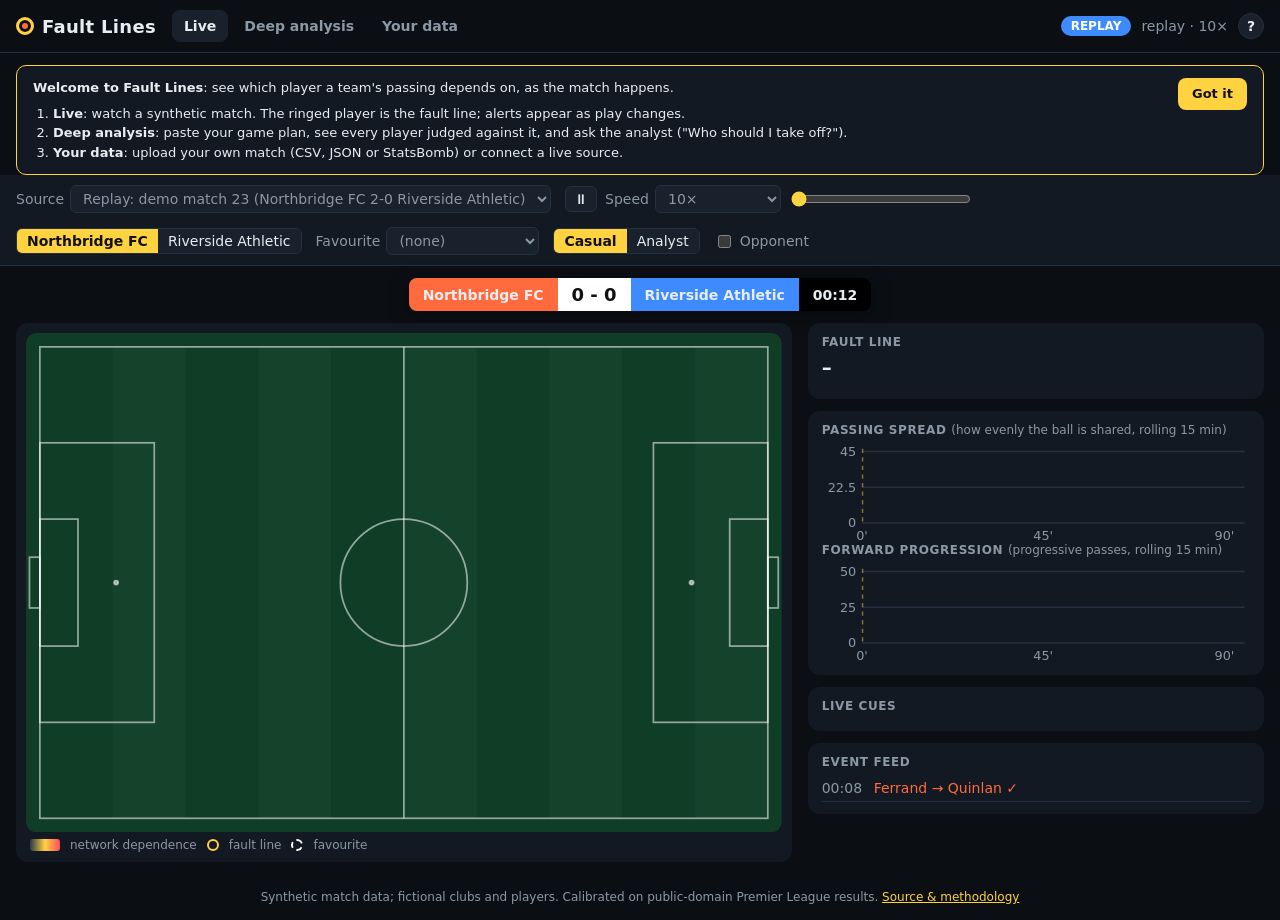
<file: web/index.html>
<!doctype html>
<html lang="en">
<head>
  <meta charset="utf-8">
  <meta name="viewport" content="width=device-width, initial-scale=1">
  <title>Fault Lines</title>
  <meta name="description" content="Live pass-network intelligence: who holds the team together, and what breaks without them.">
  <link rel="stylesheet" href="style.css">
  <script src="config.js"></script>
  <script type="module" src="app.js"></script>
</head>
<body>
  <header class="top">
    <div class="brand"><span class="logo" aria-hidden="true"></span>Fault Lines</div>
    <nav class="tabs" role="tablist">
      <button role="tab" id="tab-live" aria-selected="true" aria-controls="panel-live">Live</button>
      <button role="tab" id="tab-analysis" aria-selected="false" aria-controls="panel-analysis">Deep analysis</button>
      <button role="tab" id="tab-data" aria-selected="false" aria-controls="panel-data">Your data</button>
    </nav>
    <div class="status"><span id="badge" class="badge">Connecting…</span><span id="latency" class="muted"></span>
      <button id="help" class="help" type="button" aria-label="What the terms mean">?</button></div>
  </header>

  <section id="welcome" class="welcome" hidden aria-label="Getting started">
    <div><b>Welcome to Fault Lines</b>: see which player a team's passing depends on, as the match happens.
      <ol>
        <li><b>Live</b>: watch a synthetic match. The ringed player is the fault line; alerts appear as play changes.</li>
        <li><b>Deep analysis</b>: paste your game plan, see every player judged against it, and ask the analyst ("Who should I take off?").</li>
        <li><b>Your data</b>: upload your own match (CSV, JSON or StatsBomb) or connect a live source.</li>
      </ol></div>
    <button id="welcome-close" type="button">Got it</button>
  </section>

  <section class="controls" aria-label="View settings">
    <label>Source <select id="source"></select></label>
    <span id="replay-controls" class="replay">
      <button id="play" aria-label="Play or pause">⏸</button>
      <label>Speed <select id="speed">
        <option value="1">1× real time</option><option value="10" selected>10×</option>
        <option value="30">30×</option><option value="60">60×</option></select></label>
      <input id="seek" type="range" min="0" max="5700" value="0" aria-label="Match clock">
    </span>
    <span class="seg" role="radiogroup" aria-label="Follow team">
      <button id="follow-home" role="radio" aria-checked="true"></button>
      <button id="follow-away" role="radio" aria-checked="false"></button>
    </span>
    <label>Favourite <select id="favourite"><option value="">(none)</option></select></label>
    <span class="seg" role="radiogroup" aria-label="Audience">
      <button id="mode-casual" role="radio" aria-checked="true">Casual</button>
      <button id="mode-analyst" role="radio" aria-checked="false">Analyst</button>
    </span>
    <label id="lang-wrap" hidden>Language <select id="lang">
      <option>English</option><option>Spanish</option><option>French</option><option>Portuguese</option>
      <option>Hindi</option><option>Arabic</option><option>Japanese</option></select></label>
    <label class="check"><input id="show-opp" type="checkbox"> Opponent</label>
  </section>

  <div class="scorebug" aria-live="polite">
    <span class="team home" id="sb-home"></span>
    <span class="score" id="sb-score">0 - 0</span>
    <span class="team away" id="sb-away"></span>
    <span class="clock" id="sb-clock">00:00</span>
  </div>

  <main>
    <section id="panel-live" role="tabpanel" aria-labelledby="tab-live" class="live-panel">
      <div class="pitch-wrap">
        <svg id="pitch" viewBox="-2 -2 109 72" role="img" aria-label="Passing network on the pitch"></svg>
        <div id="lower-third" class="lower-third" hidden><b id="lt-kind"></b><span id="lt-text"></span></div>
        <div class="legend"><span class="sw frag"></span>network dependence <span class="sw ring"></span>fault line <span class="sw fav"></span>favourite</div>
      </div>
      <aside class="side">
        <div class="card fault">
          <div class="label">Fault line</div>
          <div class="big"><span id="fl-name">–</span><span id="fl-value" class="value"></span></div>
          <p id="fl-text" class="explain" dir="auto"></p>
          <div id="fl-source" class="muted small"></div>
          <p id="fav-text" class="explain fav-line"></p>
        </div>
        <div class="card">
          <div class="label">Passing spread <span class="muted">(how evenly the ball is shared, rolling 15 min)</span></div>
          <svg id="spark-conn" class="spark" viewBox="0 0 300 70" aria-label="Passing spread over time"></svg>
          <div class="label">Forward progression <span class="muted">(progressive passes, rolling 15 min)</span></div>
          <svg id="spark-prog" class="spark" viewBox="0 0 300 70" aria-label="Progression over time"></svg>
        </div>
        <div class="card">
          <div class="label">Live cues</div>
          <ol id="cues" class="feed"></ol>
        </div>
        <div class="card">
          <div class="label">Event feed</div>
          <ol id="ticker" class="feed ticker"></ol>
        </div>
      </aside>
    </section>

    <section id="panel-analysis" role="tabpanel" aria-labelledby="tab-analysis" class="analysis" hidden>
      <div class="card wide ask">
        <div class="label">Ask the analyst <span class="muted">(AI agents on Microsoft Foundry · every number checked against the match data)</span></div>
        <form id="ask-form" class="ask-form">
          <input id="ask-q" maxlength="300" autocomplete="off" placeholder="e.g. What happens if Ferrand is marked out of the game?" aria-label="Your question">
          <button type="submit" id="ask-go">Ask</button>
        </form>
        <div id="ask-chips" class="chips"></div>
        <p id="ask-off" class="muted small" hidden>Questions need the live server (AI runs server-side, so no keys ever reach the browser). Replays and charts work without it.</p>
        <div id="ask-log" class="ask-log" aria-live="polite"></div>
      </div>
      <div class="card wide">
        <div class="label">Game plan <span class="muted">(your tactics as paragraphs, bullet points or a sheet: player, position, instruction, priority; applies to the team you follow)</span></div>
        <textarea id="plan-text" rows="5" maxlength="6000" aria-label="Game plan" placeholder="e.g. Everything goes through Ferrand. Full-backs overlap and deliver into the box. Wingers counter-press high."></textarea>
        <div class="plan-bar">
          <button id="plan-apply" type="button" class="primary">Apply plan</button>
          <label class="filebtn">Load file<input id="plan-file" type="file" accept=".txt,.csv,.tsv,.md"></label>
          <button id="plan-reset" type="button">Demo plan</button>
          <span id="plan-src" class="muted small"></span>
        </div>
        <div id="plan-read" class="plan-read"></div>
      </div>
      <div class="card wide">
        <div class="label">Squad vs game plan <span class="muted">(plan fit 0-100: 50 = league norm for the role on the metrics your plan weights · load = share of team actions vs what the plan intends · click a player)</span></div>
        <p id="squad-off" class="muted small" hidden>Player assessment runs on the live server.</p>
        <div id="exec" class="exec"></div>
        <div class="table-wrap"><table id="squad" class="squad"></table></div>
        <div id="squad-detail" class="squad-detail"></div>
      </div>
      <div class="card wide">
        <div class="label">Network dependence over time <span class="muted">(share of teammates' passing connectivity lost without each player; faded = first 15 min, low confidence; click a row)</span></div>
        <div id="heat" class="heat"></div>
      </div>
      <div class="grid2">
        <div class="card">
          <div class="label">Player profile</div>
          <h3 id="pp-name">Choose a player</h3>
          <div id="pp-tiles" class="tiles"></div>
          <svg id="pp-line" class="chart" viewBox="0 0 400 150" aria-label="Player dependence over time"></svg>
          <div class="muted small">Player (gold) vs team average (grey)</div>
        </div>
        <div class="card">
          <div class="label">Pass map <span class="muted">(green completed, red lost)</span></div>
          <svg id="pp-passes" viewBox="-2 -2 109 72" class="mini-pitch" aria-label="Player pass map"></svg>
          <div class="label">Top passing partners <span class="muted">(rolling window)</span></div>
          <div id="pp-partners" class="bars"></div>
        </div>
      </div>
      <div class="grid2">
        <div class="card">
          <div class="label">Passing spread <span class="muted">(higher = shared more evenly; lower = play runs through fewer links)</span></div>
          <svg id="tc-conn" class="chart" viewBox="0 0 400 150"></svg>
        </div>
        <div class="card">
          <div class="label">Team progression and ball security</div>
          <svg id="tc-prog" class="chart" viewBox="0 0 400 150"></svg>
          <div class="muted small">Solid: progressive passes per 15 min. Dotted: pass completion %.</div>
        </div>
      </div>
      <div class="grid2">
        <div class="card">
          <div class="label">Analyst read</div>
          <p id="an-text" class="explain"></p>
        </div>
        <div class="card">
          <div class="label">Key moments</div>
          <ol id="moments" class="feed"></ol>
        </div>
      </div>
    </section>
    <section id="panel-data" role="tabpanel" aria-labelledby="tab-data" class="analysis" hidden>
      <div class="card wide">
        <div class="label">Your data <span class="muted">(the demo runs on synthetic matches; what you upload stays in the server's memory only, newest 20, and is never written to disk)</span></div>
        <div class="grid2">
          <div>
            <h3>Upload a match</h3>
            <p class="muted small">Any CSV (comma, semicolon or tab; column names and spellings vary), Fault Lines JSON, or a StatsBomb
              events file. Messy is fine: it is cleaned, and you get a quality report and the clean data back. Start from a sample:
              <a href="data/sample-match.csv" download>sample CSV</a> · <a href="data/sample-match.json" download>sample JSON</a> · <a href="data/sample-messy.csv" download>messy sample (to see the cleaning)</a></p>
            <div class="form">
              <label>File <input id="up-file" type="file" accept=".json,.csv,text/csv,application/json"></label>
              <label>Format <select id="up-format"><option value="auto">Detect automatically</option><option value="csv">Fault Lines CSV</option>
                <option value="native">Fault Lines JSON</option><option value="statsbomb">StatsBomb events JSON</option></select></label>
              <label>Home team <input id="up-home" maxlength="60" placeholder="CSV files only"></label>
              <label>Away team <input id="up-away" maxlength="60" placeholder="CSV files only"></label>
              <label>Coordinates <select id="up-scale"><option value="auto">Detect automatically</option><option value="percent">0-100</option>
                <option value="unit">0-1</option><option value="metres">metres (105 x 68)</option><option value="statsbomb">120 x 80</option></select></label>
              <label>Attack direction <select id="up-direction"><option value="auto">Detect automatically</option>
                <option value="attacking">Each team attacks left to right</option><option value="fixed_home_right">Fixed pitch: home attacks right first</option>
                <option value="fixed_home_left">Fixed pitch: home attacks left first</option></select></label>
            </div>
            <div class="plan-bar"><button id="up-go" class="primary" type="button">Analyse my match</button></div>
            <p id="up-status" class="small" aria-live="polite"></p>
            <div id="up-report" class="quality" hidden></div>
          </div>
          <div>
            <h3>Connect a live source</h3>
            <p class="muted small">Open a feed, then push events from your own system as they happen (HTTP POST with a secret token). Everyone watching the feed sees the same live analysis.</p>
            <textarea id="feed-teams" rows="4" aria-label="Line-ups as JSON" placeholder='{"home": {"name": "Your club", "players": [{"name": "A Player", "role": "CDM"}, ...]}, "away": {...}}'></textarea>
            <div class="plan-bar"><button id="feed-sample" type="button">Use sample line-ups</button>
              <button id="feed-open" class="primary" type="button">Open feed</button><span id="feed-status" class="muted small" aria-live="polite"></span></div>
            <div id="feed-info" hidden>
              <p class="small">Feed <code id="feed-id"></code> is open. Push events like this:</p>
              <pre id="feed-curl" class="code"></pre>
              <div class="plan-bar"><button id="feed-watch" class="primary" type="button">Watch this feed</button>
                <button id="feed-sim" type="button">Simulate my source</button></div>
              <p id="feed-quality" class="small"></p>
              <p class="muted small">Every event is cleaned as it arrives (same rules as uploads); bad or late events are set aside, never
                fatal. Keep the token private: anyone with it can push to your feed. Feeds close after 3 idle hours.
                <a id="feed-package" href="#" download>Download the feed's data package</a></p>
            </div>
          </div>
        </div>
        <details class="schema"><summary>Data format</summary>
          <p class="small">One row (CSV) or object (JSON) per on-ball event, in time order. Coordinates are 0-100 in the acting team's attacking direction: x = 0 its own goal line, y = 0 its left touchline.</p>
          <table class="squad"><thead><tr><th>Field</th><th>Meaning</th></tr></thead><tbody>
            <tr><td>t</td><td>seconds since kick-off</td></tr>
            <tr><td>team</td><td>home or away</td></tr>
            <tr><td>type</td><td>pass, shot or own_goal</td></tr>
            <tr><td>player, player_role</td><td>who acted, and their role: GK, RB, RCB, LCB, LB, CDM, RCM, LCM, RW, ST, LW (CSV: once per player is enough)</td></tr>
            <tr><td>recipient, recipient_role</td><td>who received a completed pass</td></tr>
            <tr><td>x, y, end_x, end_y</td><td>where the pass or shot started and ended</td></tr>
            <tr><td>success, pressure</td><td>pass completed; under pressure (true/false)</td></tr>
            <tr><td>xg, goal</td><td>shots: expected goals from your provider (estimated from distance if missing) and whether it went in</td></tr>
          </tbody></table>
          <p class="small muted">StatsBomb files are converted automatically (first team in the file = home). JSON line-ups for a live feed: <code>{"home": {"name", "players": [{"name", "role"}]}, "away": {...}}</code>.</p>
        </details>
      </div>
    </section>
  </main>
  <dialog id="glossary" aria-labelledby="glossary-title">
    <h3 id="glossary-title">What the terms mean</h3>
    <dl>
      <dt>Fault line</dt><dd>The player whose absence would cost teammates the most passing connections over the last 15 minutes.</dd>
      <dt>Network dependence</dt><dd>That cost as a percentage. It shows how much play depends on someone now, not certain damage: teams can re-route the ball.</dd>
      <dt>Passing spread</dt><dd>How evenly the ball is shared. Lower means play runs through fewer links.</dd>
      <dt>Progressive pass</dt><dd>A completed pass that moves the ball at least about 10 m towards goal.</dd>
      <dt>Plan fit</dt><dd>0-100: how a player is doing on what your game plan asks of their position. 50 = normal for the position.</dd>
      <dt>Load vs plan</dt><dd>A player's share of the team's actions against what their position and your plan imply. Overloaded = the team leans on them more than intended.</dd>
      <dt>Expected points added</dt><dd>Chances created or taken, weighted by how many points a goal was worth at that moment.</dd>
      <dt>Cues</dt><dd>Broadcast-style alerts when something unusual for the league happens.</dd>
    </dl>
    <p class="small muted">How far to trust each number: <a href="https://github.com/harshul27/faultlines/blob/main/reports/evaluation.md" target="_blank" rel="noopener">the evaluation</a>.</p>
    <form method="dialog"><button>Close</button></form>
  </dialog>
  <footer class="muted small">Synthetic match data; fictional clubs and players. Calibrated on public-domain Premier League results.
    <a href="https://github.com/harshul27/faultlines">Source &amp; methodology</a></footer>
</body>
</html>
</file>
<file: web/style.css>
:root {
  --bg: #0b0f14; --panel: #121922; --panel-2: #18212c; --line: #243140;
  --text: #e8edf2; --muted: #8b98a5; --home: #ff6b3d; --away: #3d8bff;
  --accent: #ffd23f; --good: #3ccf8e; --bad: #ff4d5e; --pitch: #0f3d26; --pitch-line: rgba(255,255,255,.55);
  font-family: "Inter", "Segoe UI", system-ui, sans-serif; color-scheme: dark;
}
* { box-sizing: border-box; }
[hidden] { display: none !important; }
body { margin: 0; background: var(--bg); color: var(--text); font-size: 14px; }
button, select, input { font: inherit; color: inherit; }
a { color: var(--accent); }
.muted { color: var(--muted); } .small { font-size: 12px; }

.top { display: flex; align-items: center; gap: 16px; padding: 10px 16px; border-bottom: 1px solid var(--line); flex-wrap: wrap; }
.brand { font-weight: 800; letter-spacing: .3px; font-size: 18px; display: flex; align-items: center; gap: 8px; }
.logo { width: 18px; height: 18px; border-radius: 50%; border: 3px solid var(--accent); box-shadow: inset 0 0 0 3px var(--bg), inset 0 0 0 6px var(--home); }
.tabs { display: flex; gap: 4px; }
.tabs button { background: none; border: 0; padding: 8px 12px; border-radius: 8px; color: var(--muted); cursor: pointer; font-weight: 600; }
.tabs button[aria-selected="true"] { background: var(--panel-2); color: var(--text); }
.status { margin-left: auto; display: flex; gap: 10px; align-items: center; }
.badge { white-space: nowrap; padding: 3px 10px; border-radius: 999px; font-weight: 700; font-size: 12px; background: var(--panel-2); }
.badge.live { background: var(--bad); color: #fff; }
.badge.live::before { content: "● "; animation: blink 1.2s infinite; }
.badge.replay { background: var(--away); color: #fff; }
@keyframes blink { 50% { opacity: .3; } }

.controls { display: flex; gap: 14px; flex-wrap: wrap; align-items: center; padding: 10px 16px; background: var(--panel); border-bottom: 1px solid var(--line); }
.controls label { display: flex; gap: 6px; align-items: center; color: var(--muted); }
.controls select, .controls button { background: var(--panel-2); border: 1px solid var(--line); border-radius: 6px; padding: 4px 8px; }
.replay { display: flex; gap: 8px; align-items: center; }
.replay[hidden] { display: none; }
#seek { width: 180px; accent-color: var(--accent); }
.seg { display: inline-flex; border: 1px solid var(--line); border-radius: 6px; overflow: hidden; }
.seg button { border: 0; border-radius: 0; background: var(--panel-2); padding: 4px 10px; cursor: pointer; }
.seg button[aria-checked="true"] { background: var(--accent); color: #111; font-weight: 700; }
.check input { accent-color: var(--accent); }

.scorebug { display: flex; justify-content: center; align-items: stretch; margin: 12px auto 0; width: max-content; max-width: calc(100% - 32px);
  border-radius: 8px; overflow: hidden; font-weight: 800; box-shadow: 0 4px 20px rgba(0,0,0,.4); }
.scorebug > span { padding: 6px 14px; display: flex; align-items: center; }
.scorebug .home { background: var(--home); } .scorebug .away { background: var(--away); }
.scorebug .score { background: #fff; color: #111; font-size: 18px; min-width: 70px; justify-content: center; }
.scorebug .clock { background: #000; font-variant-numeric: tabular-nums; }

main { padding: 12px 16px; }
.live-panel { display: grid; grid-template-columns: minmax(0, 1.7fr) minmax(280px, 1fr); gap: 16px; }
.pitch-wrap { position: relative; background: var(--panel); border-radius: 12px; padding: 10px; align-self: start; }
#pitch { width: 100%; display: block; }
.legend { display: flex; gap: 10px; align-items: center; color: var(--muted); font-size: 12px; padding: 6px 4px 0; flex-wrap: wrap; }
.sw { display: inline-block; width: 12px; height: 12px; border-radius: 50%; }
.sw.frag { background: linear-gradient(90deg, #2b3a4a, var(--accent), var(--bad)); width: 30px; border-radius: 3px; }
.sw.ring { border: 2px solid var(--accent); } .sw.fav { border: 2px dashed #fff; }
.lower-third { position: absolute; left: 24px; bottom: 44px; max-width: 75%; background: rgba(6,10,14,.92); border-left: 5px solid var(--accent);
  padding: 8px 14px; border-radius: 4px; display: flex; flex-direction: column; animation: slidein .35s ease-out; }
.lower-third b { color: var(--accent); text-transform: uppercase; font-size: 11px; letter-spacing: 1px; }
.lower-third span { font-size: 16px; font-weight: 700; }
@keyframes slidein { from { transform: translateX(-30px); opacity: 0; } }

.side { display: flex; flex-direction: column; gap: 12px; min-width: 0; }
.card { background: var(--panel); border-radius: 12px; padding: 12px 14px; min-width: 0; }
.label { color: var(--muted); font-size: 12px; text-transform: uppercase; letter-spacing: .6px; font-weight: 700; margin-bottom: 6px; }
.label .muted { text-transform: none; letter-spacing: 0; font-weight: 400; }
.fault .big { display: flex; justify-content: space-between; align-items: baseline; gap: 8px; font-size: 20px; font-weight: 800; }
.fault .value { color: var(--accent); font-size: 28px; white-space: nowrap; }
.explain { line-height: 1.5; margin: 8px 0 0; }
.fav-line { color: var(--accent); }
.spark, .chart { width: 100%; display: block; }
.feed { list-style: none; margin: 0; padding: 0; max-height: 210px; overflow-y: auto; }
.feed li { padding: 5px 0; border-bottom: 1px solid var(--line); display: flex; gap: 8px; }
.feed time { color: var(--muted); font-variant-numeric: tabular-nums; min-width: 44px; }
.feed .kind { color: var(--accent); font-weight: 700; }
.ticker li.lost { color: var(--bad); } .ticker li.goal { color: var(--accent); font-weight: 800; }

.analysis { display: flex; flex-direction: column; gap: 16px; }
.grid2 { display: grid; grid-template-columns: 1fr 1fr; gap: 16px; }
.heat { display: grid; gap: 2px; overflow-x: auto; }
.heat .row { display: grid; grid-template-columns: 150px 1fr; align-items: center; gap: 8px; cursor: pointer; border-radius: 4px; }
.heat .row:hover, .heat .row.sel { background: var(--panel-2); }
.heat .name { white-space: nowrap; overflow: hidden; text-overflow: ellipsis; font-size: 12px; }
.heat .cells { display: grid; height: 16px; }
.heat .axis { color: var(--muted); font-size: 11px; display: flex; justify-content: space-between; margin-left: 158px; }
.tiles { display: grid; grid-template-columns: repeat(auto-fit, minmax(95px, 1fr)); gap: 8px; margin: 8px 0; }
.tile { background: var(--panel-2); border-radius: 8px; padding: 8px; }
.tile b { display: block; font-size: 20px; } .tile span { color: var(--muted); font-size: 11px; }
h3 { margin: 4px 0; }
.mini-pitch { width: 100%; display: block; }
.bars div { display: grid; grid-template-columns: 130px 1fr 32px; gap: 8px; align-items: center; margin: 4px 0; font-size: 12px; }
.bars i { display: block; height: 8px; border-radius: 4px; background: var(--accent); }
footer { padding: 16px; text-align: center; }

@media (max-width: 900px) {
  .live-panel, .grid2 { grid-template-columns: 1fr; }
  .lower-third { left: 14px; bottom: 40px; max-width: 90%; }
  .lower-third span { font-size: 14px; }
  .heat .row { grid-template-columns: 90px 1fr; } .heat .axis { margin-left: 98px; }
}
.ring { animation: pulse 1.6s ease-in-out infinite; }
@keyframes pulse { 50% { stroke-opacity: .25; stroke-width: 1.2; } }
@media (prefers-reduced-motion: reduce) { .ring, .badge.live::before, .lower-third { animation: none; } }
.ask-form { display: flex; gap: 8px; }
.ask-form input { flex: 1; min-width: 0; background: var(--panel-2); border: 1px solid var(--line); border-radius: 8px; padding: 10px 12px; }
.ask-form button { background: var(--accent); color: #111; border: 0; border-radius: 8px; padding: 0 18px; font-weight: 800; cursor: pointer; }
.ask-form button:disabled { opacity: .5; cursor: wait; }
.chips { display: flex; gap: 6px; flex-wrap: wrap; margin: 10px 0 4px; }
.chips button { background: var(--panel-2); border: 1px solid var(--line); border-radius: 999px; padding: 4px 10px; font-size: 12px; cursor: pointer; color: var(--muted); }
.chips button:hover { color: var(--text); border-color: var(--accent); }
.ask-log { display: flex; flex-direction: column-reverse; gap: 10px; margin-top: 8px; }
.qa { border-left: 3px solid var(--accent); padding: 4px 0 4px 12px; }
.qa .q { color: var(--muted); font-size: 12px; } .qa .a { margin: 4px 0; line-height: 1.5; }
.qa .src { font-size: 11px; color: var(--accent); }
.qa details { font-size: 12px; color: var(--muted); } .qa summary { cursor: pointer; }
.qa ol { margin: 6px 0; padding-left: 18px; } .qa li { margin: 2px 0; }
.qa .err { color: var(--bad); }
textarea { font: inherit; color: inherit; width: 100%; background: var(--panel-2); border: 1px solid var(--line); border-radius: 8px; padding: 10px 12px; resize: vertical; line-height: 1.45; }
.plan-bar { display: flex; gap: 8px; align-items: center; flex-wrap: wrap; margin-top: 8px; }
.plan-bar button, .filebtn { background: var(--panel-2); border: 1px solid var(--line); border-radius: 8px; padding: 6px 12px; cursor: pointer; font-size: 13px; }
.plan-bar .primary { background: var(--accent); color: #111; border: 0; font-weight: 800; }
.plan-bar button:disabled { opacity: .5; cursor: wait; }
.filebtn input { display: none; }
.plan-read { display: grid; gap: 4px; margin-top: 10px; font-size: 12px; }
.plan-read div { display: flex; gap: 8px; flex-wrap: wrap; align-items: baseline; }
.plan-read b { color: var(--text); } .plan-read span { color: var(--muted); }
.tag { display: inline-block; border: 1px solid var(--line); border-radius: 999px; padding: 1px 8px; font-size: 11px; color: var(--muted); }
.tag.good { border-color: var(--good); color: var(--good); } .tag.bad { border-color: var(--bad); color: var(--bad); } .tag.warn { border-color: var(--accent); color: var(--accent); }
.exec { display: flex; gap: 8px; flex-wrap: wrap; margin: 6px 0 10px; }
.exec div { background: var(--panel-2); border-radius: 8px; padding: 6px 10px; font-size: 12px; max-width: 360px; }
.exec b { font-size: 16px; margin-right: 6px; }
.table-wrap { overflow-x: auto; }
.squad { width: 100%; border-collapse: collapse; font-size: 12px; }
.squad th { text-align: left; color: var(--muted); font-weight: 600; padding: 4px 6px; border-bottom: 1px solid var(--line); white-space: nowrap; }
.squad td { padding: 5px 6px; border-bottom: 1px solid var(--line); vertical-align: middle; }
.squad tr { cursor: pointer; } .squad tr.sel td { background: var(--panel-2); }
.squad tbody tr:hover td { background: var(--panel-2); }
.fit { display: flex; align-items: center; gap: 6px; min-width: 110px; }
.fit i { display: block; height: 8px; border-radius: 4px; background: var(--muted); }
.squad-detail { margin-top: 10px; font-size: 13px; line-height: 1.5; }
.squad-detail ul { margin: 4px 0; padding-left: 18px; }
.help { background: var(--panel-2); border: 1px solid var(--line); border-radius: 50%; width: 26px; height: 26px; cursor: pointer; font-weight: 800; }
.welcome { display: flex; gap: 16px; align-items: flex-start; justify-content: space-between; margin: 12px 16px 0; padding: 12px 16px;
  background: var(--panel); border: 1px solid var(--accent); border-radius: 10px; font-size: 13px; line-height: 1.5; }
.welcome ol { margin: 6px 0 0; padding-left: 20px; }
.welcome button, dialog button { background: var(--accent); color: #111; border: 0; border-radius: 8px; padding: 6px 14px; font-weight: 800; cursor: pointer; white-space: nowrap; }
.form { display: grid; grid-template-columns: repeat(auto-fit, minmax(180px, 1fr)); gap: 8px; margin: 8px 0; }
.form label { display: flex; flex-direction: column; gap: 4px; font-size: 12px; color: var(--muted); }
.form input, .form select { background: var(--panel-2); border: 1px solid var(--line); border-radius: 6px; padding: 6px 8px; min-width: 0; }
.analysis h3 { margin: 4px 0 6px; font-size: 15px; }
.code { background: var(--bg); border: 1px solid var(--line); border-radius: 8px; padding: 10px; font-size: 11px; white-space: pre-wrap; word-break: break-all; }
.schema { margin-top: 12px; font-size: 13px; } .schema summary { cursor: pointer; color: var(--accent); }
dialog { background: var(--panel); color: var(--text); border: 1px solid var(--line); border-radius: 12px; max-width: min(560px, calc(100% - 32px)); padding: 16px 20px; }
dialog::backdrop { background: rgba(0, 0, 0, .6); }
dialog dt { font-weight: 700; margin-top: 8px; } dialog dd { margin: 2px 0 0; color: var(--muted); font-size: 13px; }
@media (max-width: 700px) { .welcome { flex-direction: column; } }
.quality { margin-top: 10px; border: 1px solid var(--line); border-radius: 10px; padding: 12px; font-size: 13px; }
.quality ul { margin: 4px 0 8px; padding-left: 18px; } .quality li { margin: 2px 0; }
.q-head { display: flex; gap: 10px; align-items: center; flex-wrap: wrap; margin-bottom: 8px; }
.q-score { font-size: 22px; } .q-score.good { color: var(--good); } .q-score.warn { color: var(--accent); } .q-score.bad { color: var(--bad); }
.q-dims div { display: grid; grid-template-columns: 120px 1fr 40px; gap: 8px; align-items: center; margin: 3px 0; font-size: 12px; }
.q-dims i { display: block; height: 7px; border-radius: 4px; background: var(--good); }
.quality .err { color: var(--bad); font-weight: 700; }
a.button { display: inline-block; margin-left: 4px; background: var(--accent); color: #111; border-radius: 8px; padding: 6px 12px; font-weight: 800; text-decoration: none; margin-top: 6px; }
</file>
